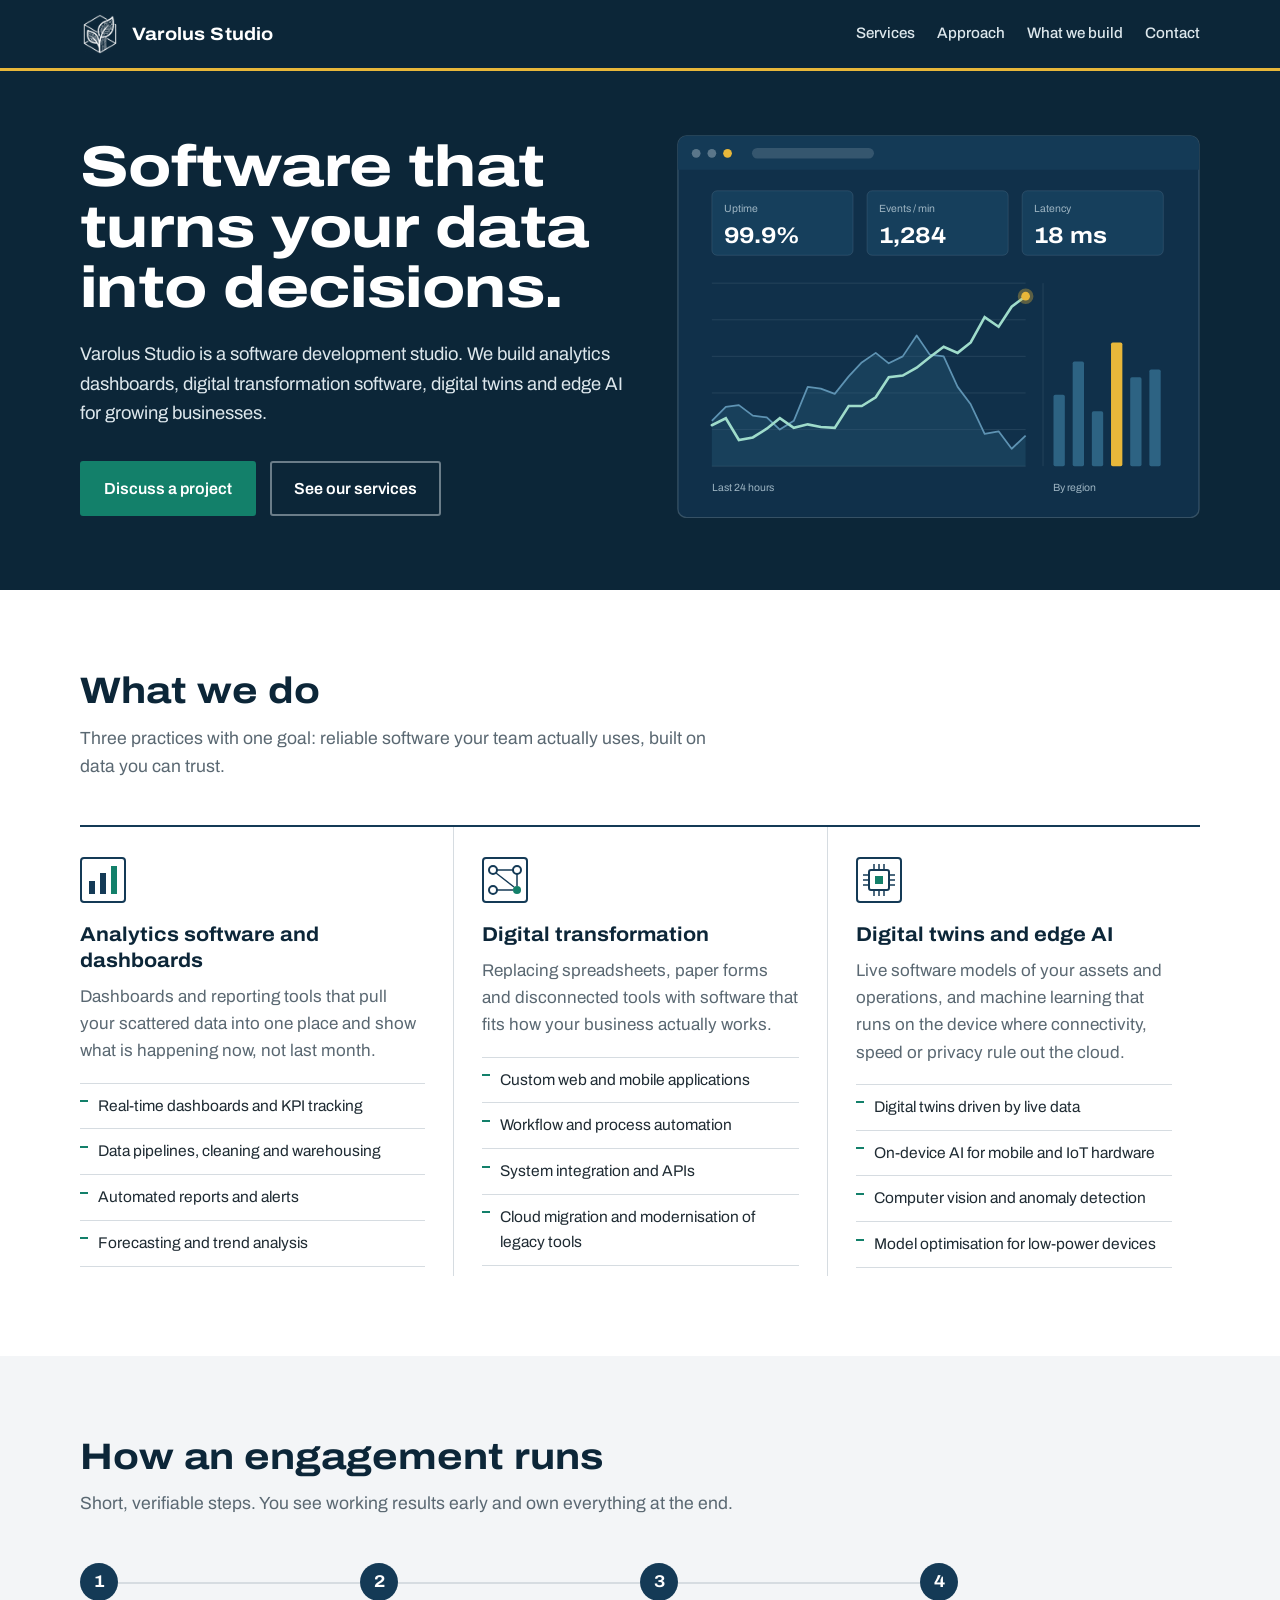
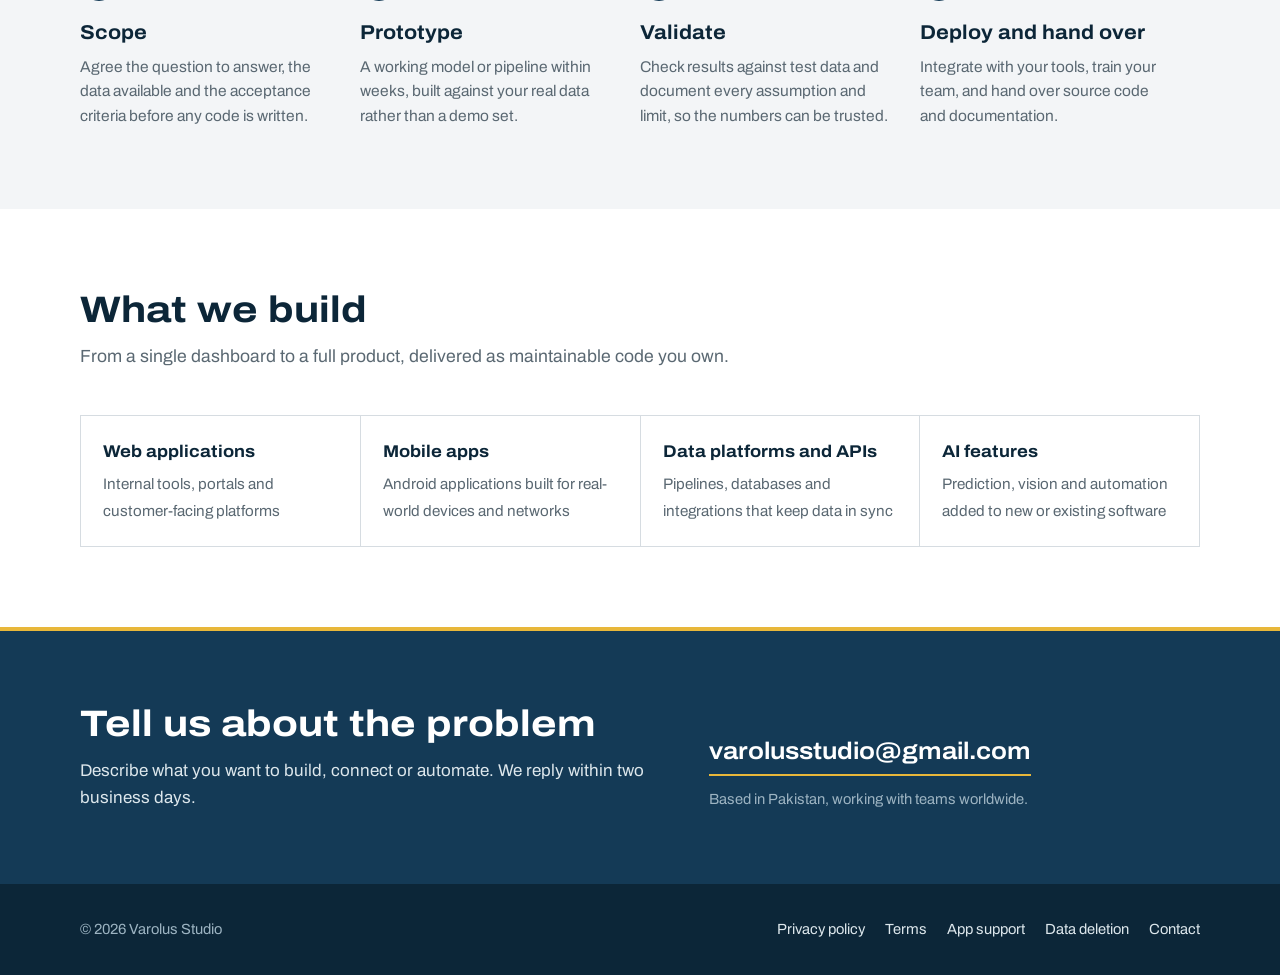
<file: index.html>
<!doctype html>
<html lang="en">
<head>
  <meta charset="utf-8">
  <meta name="viewport" content="width=device-width, initial-scale=1">
  <title>Varolus Studio · Analytics software, digital transformation and edge AI</title>
  <meta name="description" content="Varolus Studio is a software development studio building analytics dashboards, digital transformation software, digital twins and edge AI.">
  <meta name="theme-color" content="#0C2638">
  <link rel="icon" href="assets/favicon-32.png" type="image/png" sizes="32x32">
  <link rel="preload" href="assets/fonts/archivo-var.woff2" as="font" type="font/woff2" crossorigin>
  <link rel="stylesheet" href="styles.css">
</head>
<body>
<a class="skip" href="#main">Skip to content</a>
<header class="site-header">
  <div class="wrap">
    <a class="brand" href="./" aria-label="Varolus Studio home">
      <img src="assets/logo-mark-white.png" alt="" width="40" height="40"><span>Varolus Studio</span>
    </a>
    <nav class="site-nav" aria-label="Main">
      <a href="#services">Services</a>
      <a href="#approach">Approach</a>
      <a href="#build">What we build</a>
      <a href="#contact">Contact</a>
    </nav>
  </div>
</header>

<main id="main">
  <section class="hero">
    <div class="wrap">
      <div>
        <h1>Software that turns your data into decisions.</h1>
        <p class="intro">Varolus Studio is a software development studio. We build analytics dashboards, digital transformation software, digital twins and edge AI for growing businesses.</p>
        <div class="actions">
          <a class="btn btn-primary" href="mailto:varolusstudio@gmail.com?subject=Project%20enquiry">Discuss a project</a>
          <a class="btn btn-ghost" href="#services">See our services</a>
        </div>
      </div>
      <figure class="figure">
        <svg class="dash" viewBox="0 0 600 440" role="img" aria-label="Illustration of an analytics dashboard with live metrics, a trend chart and a bar chart">
<rect class="frame" x="1" y="1" width="598" height="438" rx="10"/>
<path class="topbar" d="M1 11 a10 10 0 0 1 10 -10 H589 a10 10 0 0 1 10 10 V40 H1 Z"/>
<circle class="dot" cx="22" cy="21" r="5"/><circle class="dot" cx="40" cy="21" r="5"/><circle class="dot red" cx="58" cy="21" r="5"/>
<rect class="pill" x="86" y="15" width="140" height="12" rx="6"/>
<rect class="tile" x="40" y="64" width="162" height="74" rx="6"/><text class="tl" x="54" y="88">Uptime</text><text class="tv" x="54" y="124">99.9%</text><rect class="tile" x="218" y="64" width="162" height="74" rx="6"/><text class="tl" x="232" y="88">Events / min</text><text class="tv" x="232" y="124">1,284</text><rect class="tile" x="396" y="64" width="162" height="74" rx="6"/><text class="tl" x="410" y="88">Latency</text><text class="tv" x="410" y="124">18 ms</text>
<g class="grid"><line x1="40" y1="170" x2="400" y2="170"/><line x1="40" y1="212" x2="400" y2="212"/><line x1="40" y1="254" x2="400" y2="254"/><line x1="40" y1="296" x2="400" y2="296"/><line x1="40" y1="338" x2="400" y2="338"/><line x1="40" y1="380" x2="400" y2="380"/></g>
<path class="area" d="M40 328 L56 312 L71 310 L87 322 L103 324 L118 338 L134 328 L150 289 L165 291 L181 297 L197 277 L212 261 L228 250 L243 262 L259 254 L275 230 L290 252 L306 254 L322 289 L337 309 L353 343 L369 340 L384 360 L400 345 L400 380 L40 380 Z"/>
<path class="series" d="M40 328 L56 312 L71 310 L87 322 L103 324 L118 338 L134 328 L150 289 L165 291 L181 297 L197 277 L212 261 L228 250 L243 262 L259 254 L275 230 L290 252 L306 254 L322 289 L337 309 L353 343 L369 340 L384 360 L400 345"/>
<path class="trace" pathLength="1" d="M40 333 L56 325 L71 350 L87 347 L103 337 L118 325 L134 336 L150 332 L165 335 L181 336 L197 311 L212 311 L228 301 L243 278 L259 276 L275 267 L290 255 L306 243 L322 250 L337 238 L353 209 L369 220 L384 197 L400 185"/>
<circle class="pulse" cx="400" cy="185" r="5"/>
<line class="axis" x1="420" y1="170" x2="420" y2="380"/>
<rect class="bar" x="432" y="298" width="13" height="82" rx="2"/><rect class="bar" x="454" y="260" width="13" height="120" rx="2"/><rect class="bar" x="476" y="317" width="13" height="63" rx="2"/><rect class="bar hot" x="498" y="238" width="13" height="142" rx="2"/><rect class="bar" x="520" y="278" width="13" height="102" rx="2"/><rect class="bar" x="542" y="269" width="13" height="111" rx="2"/>
<text class="tl" x="40" y="408">Last 24 hours</text>
<text class="tl" x="432" y="408">By region</text>
</svg>
      </figure>
    </div>
  </section>

  <section class="band white" id="services">
    <div class="wrap">
      <div class="section-head">
        <h2>What we do</h2>
        <p class="lede">Three practices with one goal: reliable software your team actually uses, built on data you can trust.</p>
      </div>
      <div class="services">
        <article class="service">
          <svg class="glyph" viewBox="0 0 46 46" aria-hidden="true"><rect x="1" y="1" width="44" height="44" rx="3" fill="none" stroke="#143A56" stroke-width="2"/><rect x="9" y="24" width="6" height="13" fill="#143A56"/><rect x="20" y="16" width="6" height="21" fill="#143A56"/><rect x="31" y="9" width="6" height="28" fill="#13806A"/></svg>
          <h3>Analytics software and dashboards</h3>
          <p>Dashboards and reporting tools that pull your scattered data into one place and show what is happening now, not last month.</p>
          <ul>
            <li>Real-time dashboards and KPI tracking</li>
            <li>Data pipelines, cleaning and warehousing</li>
            <li>Automated reports and alerts</li>
            <li>Forecasting and trend analysis</li>
          </ul>
        </article>
        <article class="service">
          <svg class="glyph" viewBox="0 0 46 46" aria-hidden="true"><rect x="1" y="1" width="44" height="44" rx="3" fill="none" stroke="#143A56" stroke-width="2"/><circle cx="11" cy="13" r="4" fill="none" stroke="#143A56" stroke-width="2"/><circle cx="35" cy="13" r="4" fill="none" stroke="#143A56" stroke-width="2"/><circle cx="11" cy="33" r="4" fill="none" stroke="#143A56" stroke-width="2"/><circle cx="35" cy="33" r="4" fill="#13806A"/><path d="M15 13 H31 M35 17 V29 M15 33 H31 M14 16 L32 30" stroke="#143A56" stroke-width="1.5"/></svg>
          <h3>Digital transformation</h3>
          <p>Replacing spreadsheets, paper forms and disconnected tools with software that fits how your business actually works.</p>
          <ul>
            <li>Custom web and mobile applications</li>
            <li>Workflow and process automation</li>
            <li>System integration and APIs</li>
            <li>Cloud migration and modernisation of legacy tools</li>
          </ul>
        </article>
        <article class="service">
          <svg class="glyph" viewBox="0 0 46 46" aria-hidden="true"><rect x="1" y="1" width="44" height="44" rx="3" fill="none" stroke="#143A56" stroke-width="2"/><rect x="13" y="13" width="20" height="20" rx="2" fill="none" stroke="#143A56" stroke-width="2"/><rect x="19" y="19" width="8" height="8" fill="#13806A"/><path d="M18 13 V7 M23 13 V7 M28 13 V7 M18 33 V39 M23 33 V39 M28 33 V39 M13 18 H7 M13 23 H7 M13 28 H7 M33 18 H39 M33 23 H39 M33 28 H39" stroke="#143A56" stroke-width="1.5"/></svg>
          <h3>Digital twins and edge AI</h3>
          <p>Live software models of your assets and operations, and machine learning that runs on the device where connectivity, speed or privacy rule out the cloud.</p>
          <ul>
            <li>Digital twins driven by live data</li>
            <li>On-device AI for mobile and IoT hardware</li>
            <li>Computer vision and anomaly detection</li>
            <li>Model optimisation for low-power devices</li>
          </ul>
        </article>
      </div>
    </div>
  </section>

  <section class="band" id="approach">
    <div class="wrap">
      <div class="section-head">
        <h2>How an engagement runs</h2>
        <p class="lede">Short, verifiable steps. You see working results early and own everything at the end.</p>
      </div>
      <ol class="process">
        <li><h3>Scope</h3><p>Agree the question to answer, the data available and the acceptance criteria before any code is written.</p></li>
        <li><h3>Prototype</h3><p>A working model or pipeline within weeks, built against your real data rather than a demo set.</p></li>
        <li><h3>Validate</h3><p>Check results against test data and document every assumption and limit, so the numbers can be trusted.</p></li>
        <li><h3>Deploy and hand over</h3><p>Integrate with your tools, train your team, and hand over source code and documentation.</p></li>
      </ol>
    </div>
  </section>

  <section class="band white" id="build">
    <div class="wrap">
      <div class="section-head">
        <h2>What we build</h2>
        <p class="lede">From a single dashboard to a full product, delivered as maintainable code you own.</p>
      </div>
      <div class="sectors">
        <div class="sector"><strong>Web applications</strong><span>Internal tools, portals and customer-facing platforms</span></div>
        <div class="sector"><strong>Mobile apps</strong><span>Android applications built for real-world devices and networks</span></div>
        <div class="sector"><strong>Data platforms and APIs</strong><span>Pipelines, databases and integrations that keep data in sync</span></div>
        <div class="sector"><strong>AI features</strong><span>Prediction, vision and automation added to new or existing software</span></div>
      </div>
    </div>
  </section>

  <section class="contact" id="contact">
    <div class="wrap">
      <div>
        <h2>Tell us about the problem</h2>
        <p>Describe what you want to build, connect or automate. We reply within two business days.</p>
      </div>
      <div>
        <a class="mail" href="mailto:varolusstudio@gmail.com?subject=Project%20enquiry">varolusstudio@gmail.com</a>
        <p class="small">Based in Pakistan, working with teams worldwide.</p>
      </div>
    </div>
  </section>
</main>

<footer class="site-footer">
  <div class="wrap">
    <span>© 2026 Varolus Studio</span>
    <nav aria-label="Legal">
      <a href="privacy.html">Privacy policy</a>
      <a href="terms.html">Terms</a>
      <a href="support.html">App support</a>
      <a href="data-deletion.html">Data deletion</a>
      <a href="contact.html">Contact</a>
    </nav>
  </div>
</footer>
</body>
</html>
</file>
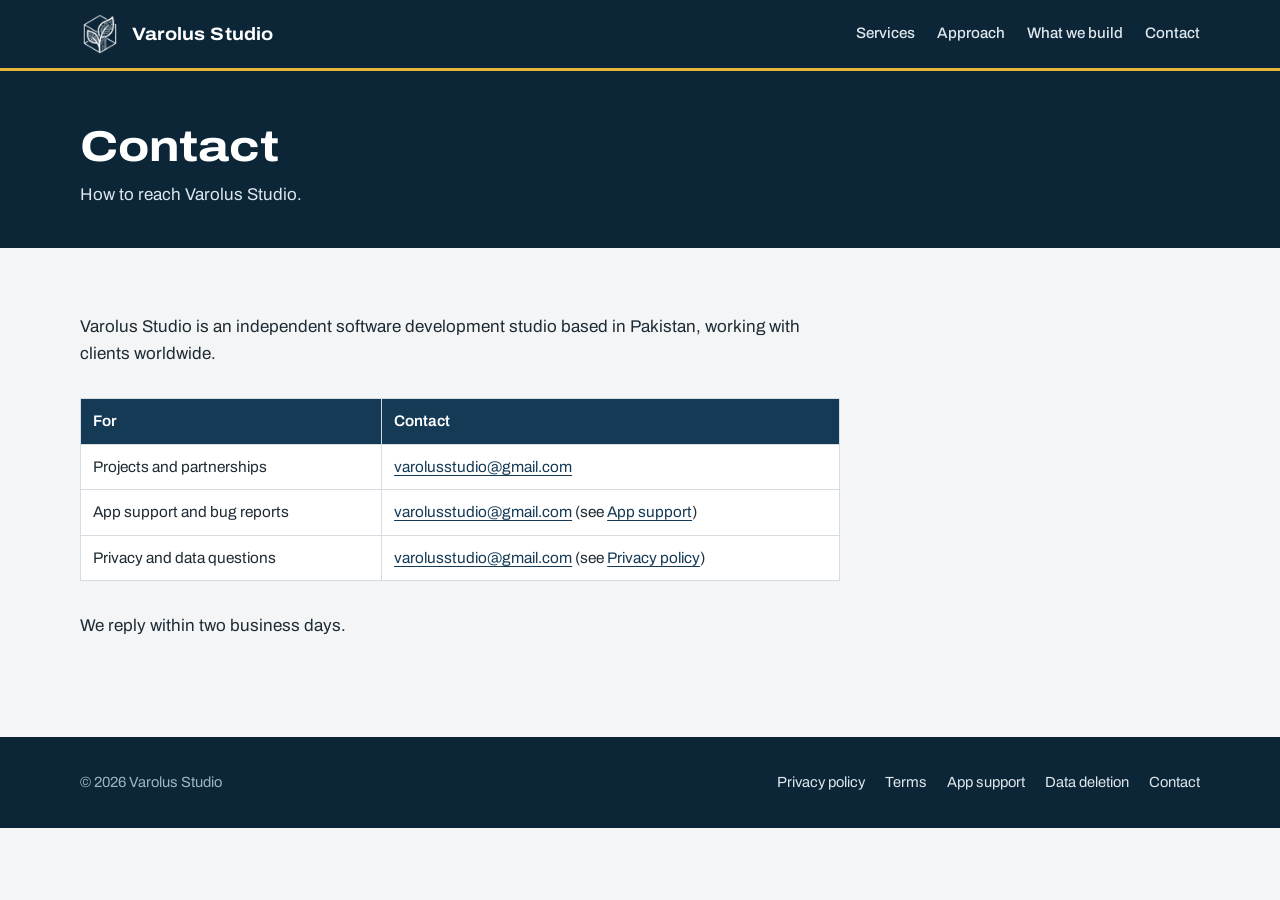
<file: contact.html>
<!doctype html>
<html lang="en">
<head>
  <meta charset="utf-8">
  <meta name="viewport" content="width=device-width, initial-scale=1">
  <title>Contact · Varolus Studio</title>
  <meta name="description" content="Contact Varolus Studio for projects, app support and privacy questions.">
  <meta name="theme-color" content="#0C2638">
  <link rel="icon" href="assets/favicon-32.png" type="image/png" sizes="32x32">
  <link rel="stylesheet" href="styles.css">
</head>
<body>
<a class="skip" href="#main">Skip to content</a>
<header class="site-header">
  <div class="wrap">
    <a class="brand" href="index.html" aria-label="Varolus Studio home">
      <img src="assets/logo-mark-white.png" alt="" width="40" height="40"><span>Varolus Studio</span>
    </a>
    <nav class="site-nav" aria-label="Main">
      <a href="index.html#services">Services</a>
      <a href="index.html#approach">Approach</a>
      <a href="index.html#build">What we build</a>
      <a href="contact.html">Contact</a>
    </nav>
  </div>
</header>
<main id="main">
<section class="page-head"><div class="wrap"><h1>Contact</h1><p>How to reach Varolus Studio.</p></div></section>
<section class="doc"><div class="wrap"><div>

<p>Varolus Studio is an independent software development studio based in Pakistan, working with clients worldwide.</p>
<div class="table-scroll">
<table>
  <tr><th>For</th><th>Contact</th></tr>
  <tr><td>Projects and partnerships</td><td><a href="mailto:varolusstudio@gmail.com?subject=Project%20enquiry">varolusstudio@gmail.com</a></td></tr>
  <tr><td>App support and bug reports</td><td><a href="mailto:varolusstudio@gmail.com?subject=App%20support">varolusstudio@gmail.com</a> (see <a href="support.html">App support</a>)</td></tr>
  <tr><td>Privacy and data questions</td><td><a href="mailto:varolusstudio@gmail.com?subject=Privacy">varolusstudio@gmail.com</a> (see <a href="privacy.html">Privacy policy</a>)</td></tr>
</table>
</div>
<p>We reply within two business days.</p>

</div></div></section>
</main>
<footer class="site-footer">
  <div class="wrap">
    <span>© 2026 Varolus Studio</span>
    <nav aria-label="Legal">
      <a href="privacy.html">Privacy policy</a>
      <a href="terms.html">Terms</a>
      <a href="support.html">App support</a>
      <a href="data-deletion.html">Data deletion</a>
      <a href="contact.html" aria-current="page">Contact</a>
    </nav>
  </div>
</footer>
</body>
</html>
</file>
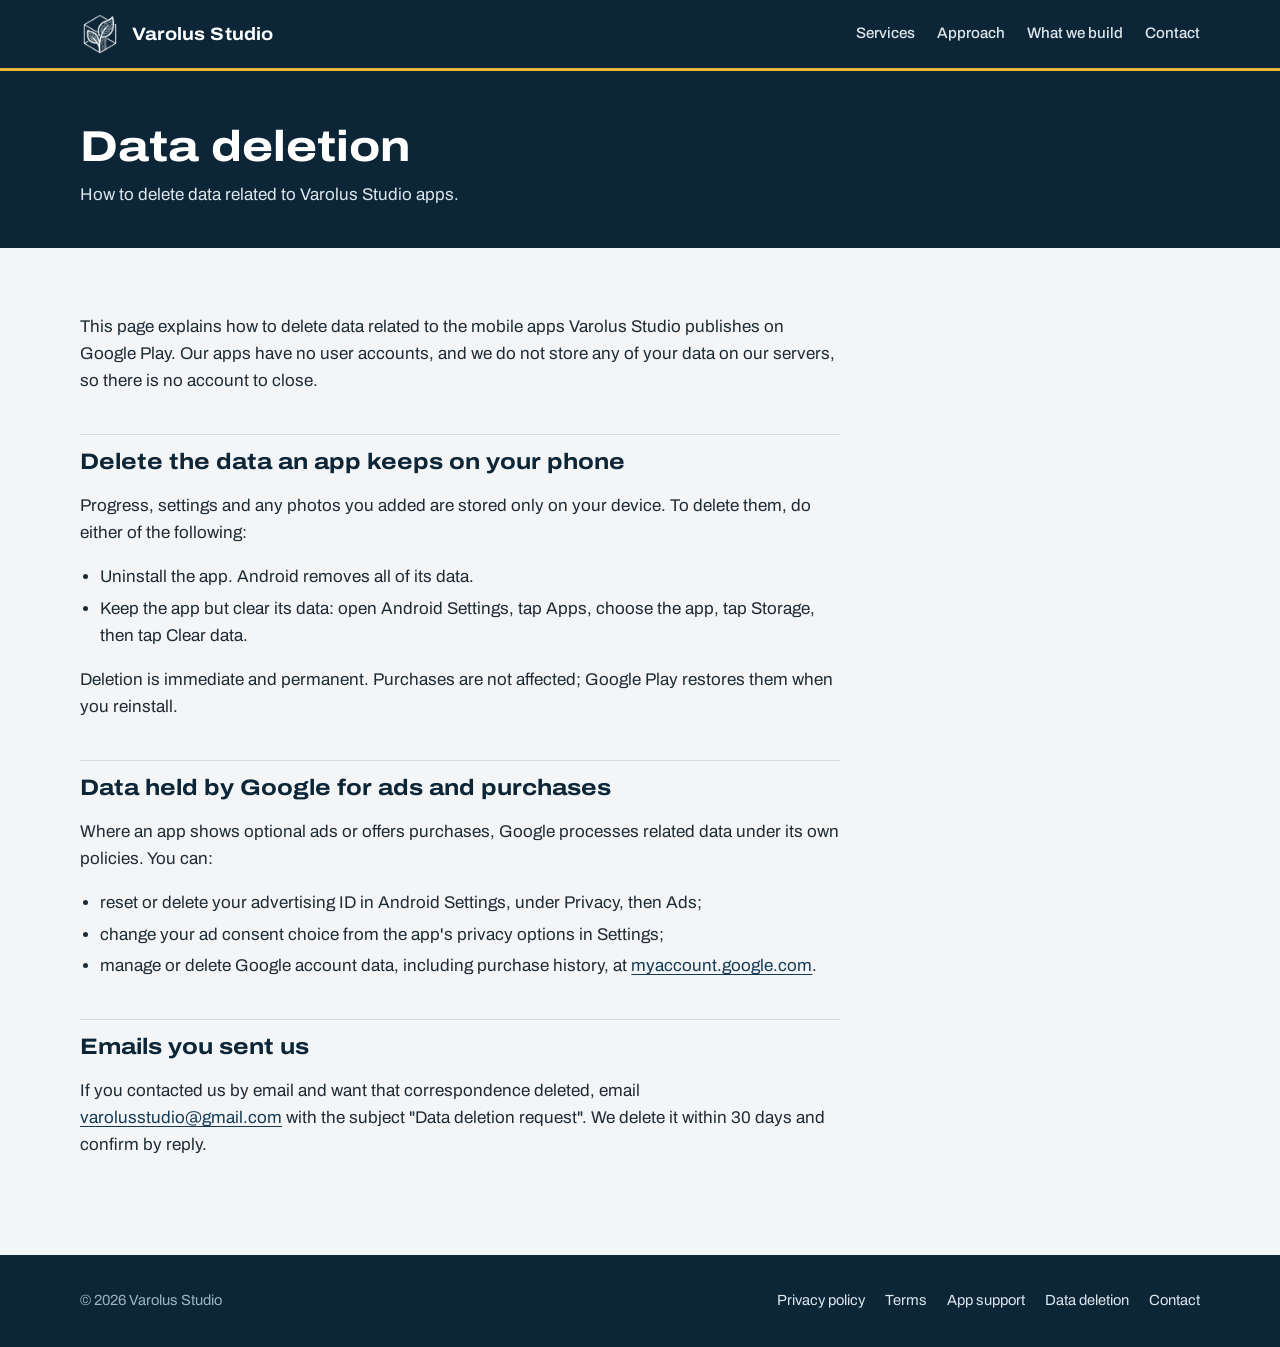
<file: data-deletion.html>
<!doctype html>
<html lang="en">
<head>
  <meta charset="utf-8">
  <meta name="viewport" content="width=device-width, initial-scale=1">
  <title>Data deletion · Varolus Studio</title>
  <meta name="description" content="How to delete data related to mobile apps published by Varolus Studio.">
  <meta name="theme-color" content="#0C2638">
  <link rel="icon" href="assets/favicon-32.png" type="image/png" sizes="32x32">
  <link rel="stylesheet" href="styles.css">
</head>
<body>
<a class="skip" href="#main">Skip to content</a>
<header class="site-header">
  <div class="wrap">
    <a class="brand" href="index.html" aria-label="Varolus Studio home">
      <img src="assets/logo-mark-white.png" alt="" width="40" height="40"><span>Varolus Studio</span>
    </a>
    <nav class="site-nav" aria-label="Main">
      <a href="index.html#services">Services</a>
      <a href="index.html#approach">Approach</a>
      <a href="index.html#build">What we build</a>
      <a href="contact.html">Contact</a>
    </nav>
  </div>
</header>
<main id="main">
<section class="page-head"><div class="wrap"><h1>Data deletion</h1><p>How to delete data related to Varolus Studio apps.</p></div></section>
<section class="doc"><div class="wrap"><div>

<p>This page explains how to delete data related to the mobile apps Varolus Studio publishes on Google Play. Our apps have no user accounts, and we do not store any of your data on our servers, so there is no account to close.</p>

<h2>Delete the data an app keeps on your phone</h2>
<p>Progress, settings and any photos you added are stored only on your device. To delete them, do either of the following:</p>
<ul>
  <li>Uninstall the app. Android removes all of its data.</li>
  <li>Keep the app but clear its data: open Android Settings, tap Apps, choose the app, tap Storage, then tap Clear data.</li>
</ul>
<p>Deletion is immediate and permanent. Purchases are not affected; Google Play restores them when you reinstall.</p>

<h2>Data held by Google for ads and purchases</h2>
<p>Where an app shows optional ads or offers purchases, Google processes related data under its own policies. You can:</p>
<ul>
  <li>reset or delete your advertising ID in Android Settings, under Privacy, then Ads;</li>
  <li>change your ad consent choice from the app's privacy options in Settings;</li>
  <li>manage or delete Google account data, including purchase history, at <a href="https://myaccount.google.com/" rel="noopener">myaccount.google.com</a>.</li>
</ul>

<h2>Emails you sent us</h2>
<p>If you contacted us by email and want that correspondence deleted, email <a href="mailto:varolusstudio@gmail.com?subject=Data%20deletion%20request">varolusstudio@gmail.com</a> with the subject "Data deletion request". We delete it within 30 days and confirm by reply.</p>

</div></div></section>
</main>
<footer class="site-footer">
  <div class="wrap">
    <span>© 2026 Varolus Studio</span>
    <nav aria-label="Legal">
      <a href="privacy.html">Privacy policy</a>
      <a href="terms.html">Terms</a>
      <a href="support.html">App support</a>
      <a href="data-deletion.html" aria-current="page">Data deletion</a>
      <a href="contact.html">Contact</a>
    </nav>
  </div>
</footer>
</body>
</html>
</file>
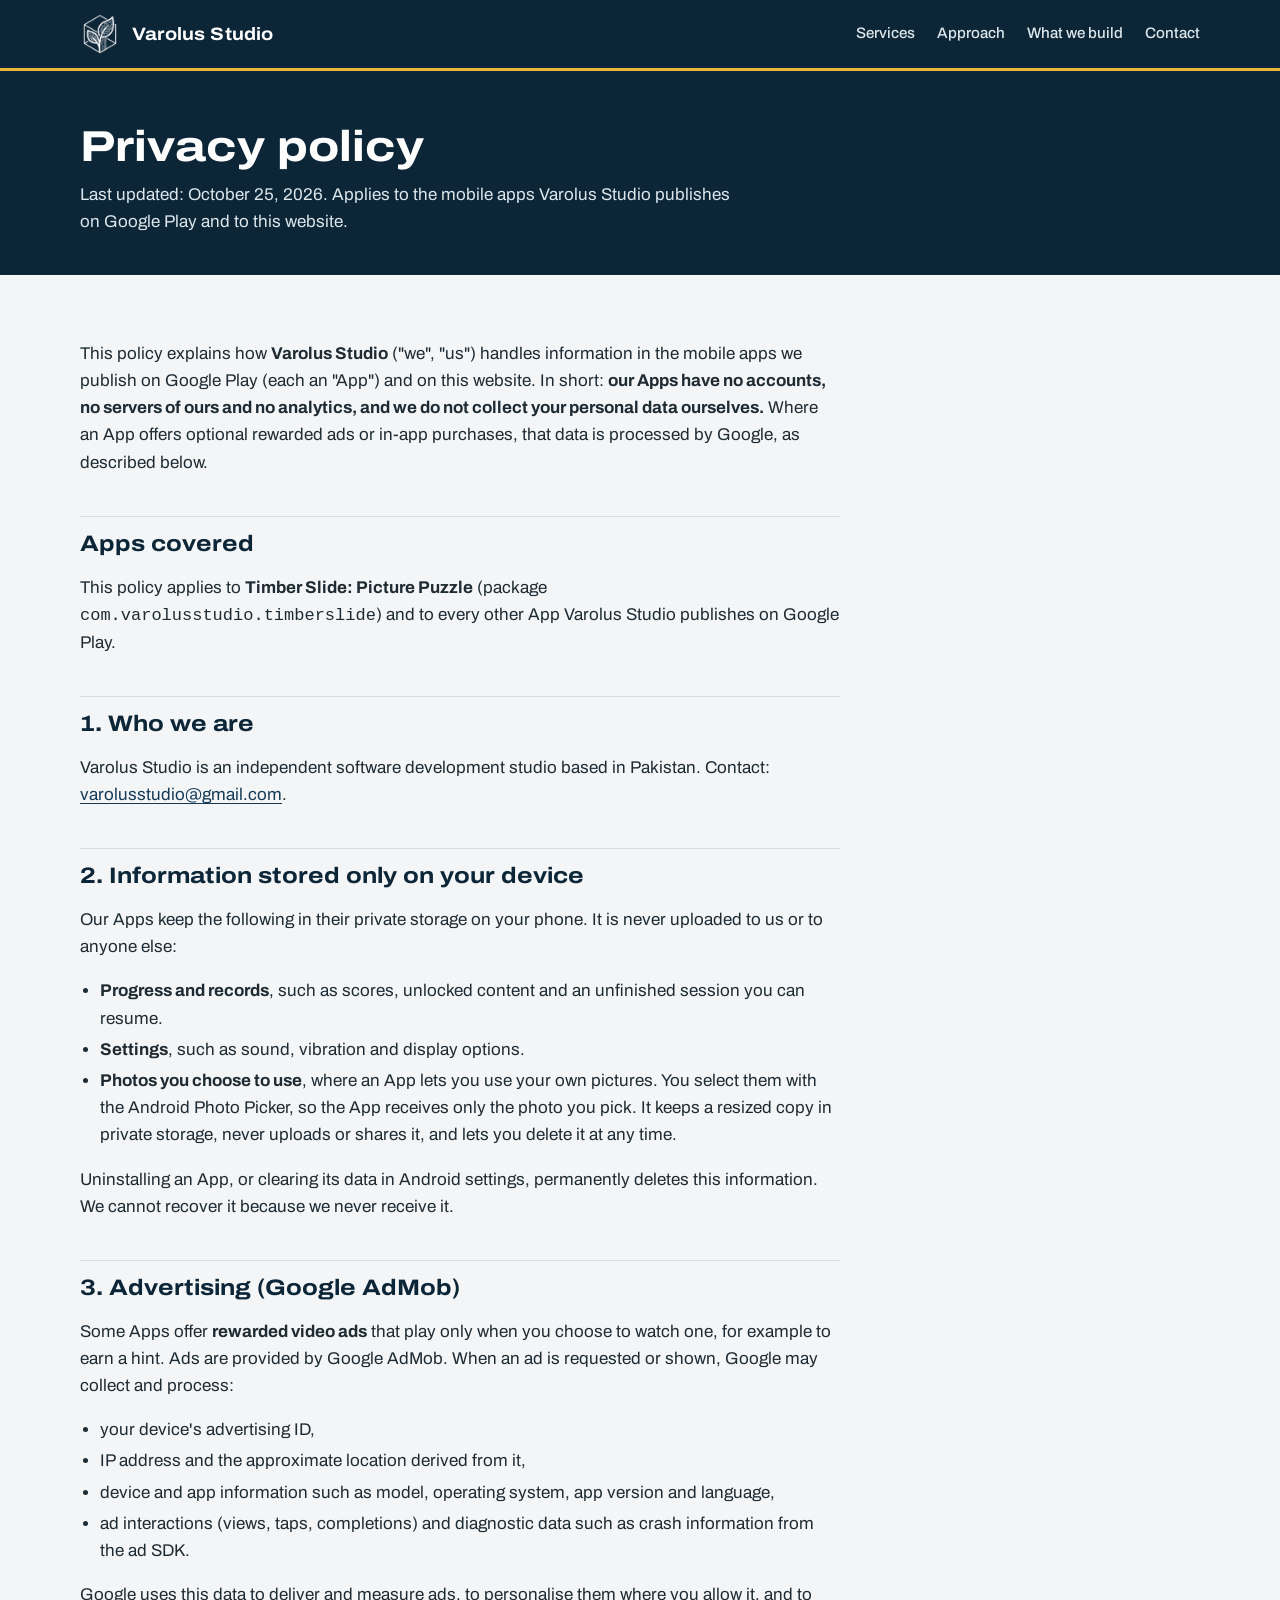
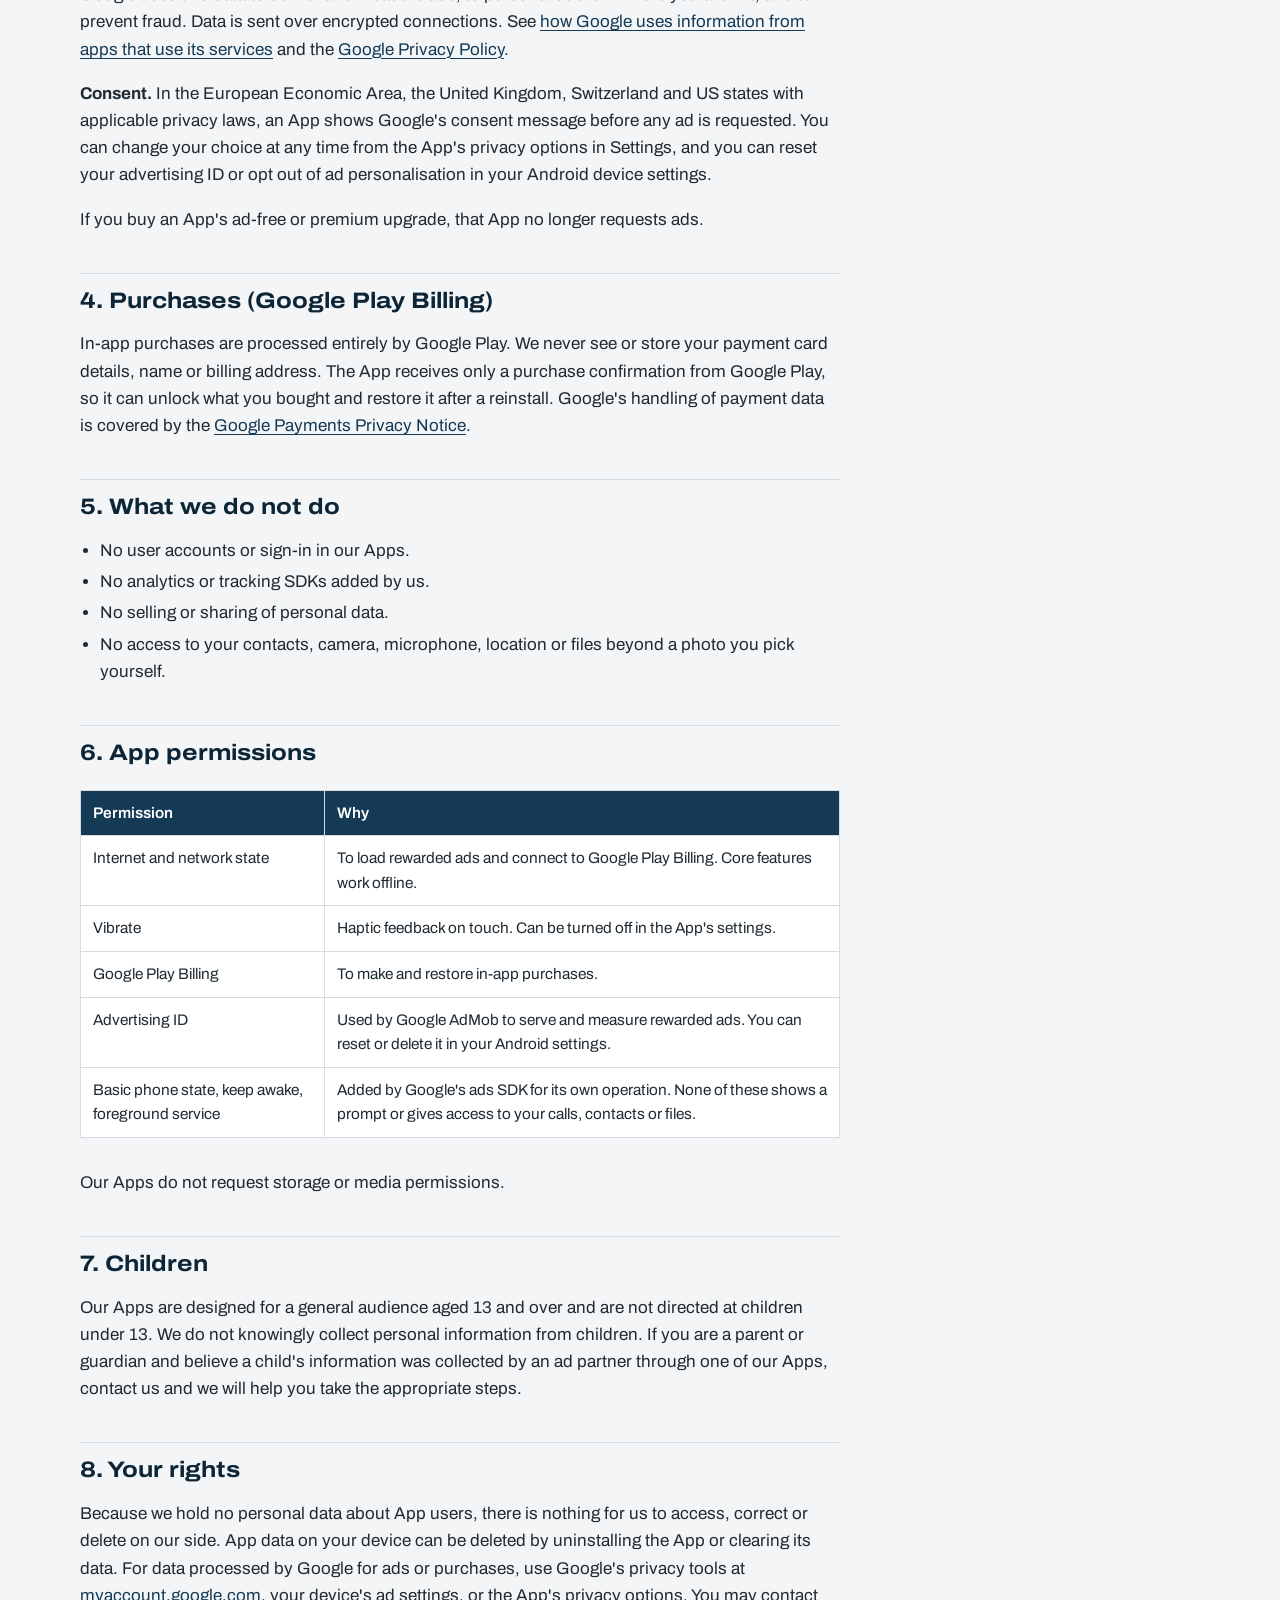
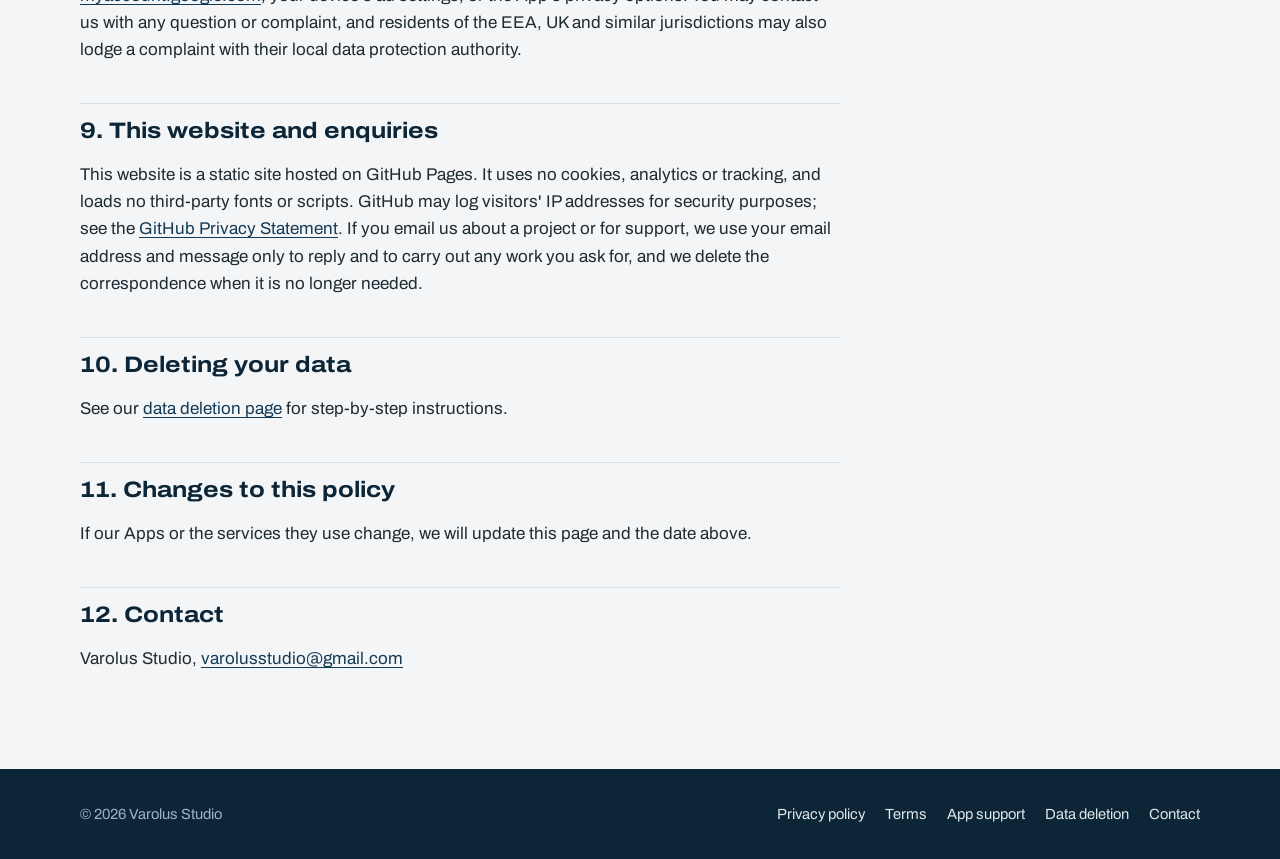
<file: privacy.html>
<!doctype html>
<html lang="en">
<head>
  <meta charset="utf-8">
  <meta name="viewport" content="width=device-width, initial-scale=1">
  <title>Privacy policy · Varolus Studio</title>
  <meta name="description" content="Privacy policy for mobile apps published by Varolus Studio and for this website.">
  <meta name="theme-color" content="#0C2638">
  <link rel="icon" href="assets/favicon-32.png" type="image/png" sizes="32x32">
  <link rel="stylesheet" href="styles.css">
</head>
<body>
<a class="skip" href="#main">Skip to content</a>
<header class="site-header">
  <div class="wrap">
    <a class="brand" href="index.html" aria-label="Varolus Studio home">
      <img src="assets/logo-mark-white.png" alt="" width="40" height="40"><span>Varolus Studio</span>
    </a>
    <nav class="site-nav" aria-label="Main">
      <a href="index.html#services">Services</a>
      <a href="index.html#approach">Approach</a>
      <a href="index.html#build">What we build</a>
      <a href="contact.html">Contact</a>
    </nav>
  </div>
</header>
<main id="main">
<section class="page-head"><div class="wrap"><h1>Privacy policy</h1><p>Last updated: October 25, 2026. Applies to the mobile apps Varolus Studio publishes on Google Play and to this website.</p></div></section>
<section class="doc"><div class="wrap"><div>

<p>This policy explains how <strong>Varolus Studio</strong> ("we", "us") handles information in the mobile apps we publish on Google Play (each an "App") and on this website. In short: <strong>our Apps have no accounts, no servers of ours and no analytics, and we do not collect your personal data ourselves.</strong> Where an App offers optional rewarded ads or in-app purchases, that data is processed by Google, as described below.</p>

<h2>Apps covered</h2>
<p>This policy applies to <strong>Timber Slide: Picture Puzzle</strong> (package <code>com.varolusstudio.timberslide</code>) and to every other App Varolus Studio publishes on Google Play.</p>

<h2>1. Who we are</h2>
<p>Varolus Studio is an independent software development studio based in Pakistan. Contact: <a href="mailto:varolusstudio@gmail.com">varolusstudio@gmail.com</a>.</p>

<h2>2. Information stored only on your device</h2>
<p>Our Apps keep the following in their private storage on your phone. It is never uploaded to us or to anyone else:</p>
<ul>
  <li><strong>Progress and records</strong>, such as scores, unlocked content and an unfinished session you can resume.</li>
  <li><strong>Settings</strong>, such as sound, vibration and display options.</li>
  <li><strong>Photos you choose to use</strong>, where an App lets you use your own pictures. You select them with the Android Photo Picker, so the App receives only the photo you pick. It keeps a resized copy in private storage, never uploads or shares it, and lets you delete it at any time.</li>
</ul>
<p>Uninstalling an App, or clearing its data in Android settings, permanently deletes this information. We cannot recover it because we never receive it.</p>

<h2>3. Advertising (Google AdMob)</h2>
<p>Some Apps offer <strong>rewarded video ads</strong> that play only when you choose to watch one, for example to earn a hint. Ads are provided by Google AdMob. When an ad is requested or shown, Google may collect and process:</p>
<ul>
  <li>your device's advertising ID,</li>
  <li>IP address and the approximate location derived from it,</li>
  <li>device and app information such as model, operating system, app version and language,</li>
  <li>ad interactions (views, taps, completions) and diagnostic data such as crash information from the ad SDK.</li>
</ul>
<p>Google uses this data to deliver and measure ads, to personalise them where you allow it, and to prevent fraud. Data is sent over encrypted connections. See <a href="https://policies.google.com/technologies/partner-sites" rel="noopener">how Google uses information from apps that use its services</a> and the <a href="https://policies.google.com/privacy" rel="noopener">Google Privacy Policy</a>.</p>
<p><strong>Consent.</strong> In the European Economic Area, the United Kingdom, Switzerland and US states with applicable privacy laws, an App shows Google's consent message before any ad is requested. You can change your choice at any time from the App's privacy options in Settings, and you can reset your advertising ID or opt out of ad personalisation in your Android device settings.</p>
<p>If you buy an App's ad-free or premium upgrade, that App no longer requests ads.</p>

<h2>4. Purchases (Google Play Billing)</h2>
<p>In-app purchases are processed entirely by Google Play. We never see or store your payment card details, name or billing address. The App receives only a purchase confirmation from Google Play, so it can unlock what you bought and restore it after a reinstall. Google's handling of payment data is covered by the <a href="https://payments.google.com/payments/apis-secure/u/0/get_legal_document?ldo=0&amp;ldt=privacynotice" rel="noopener">Google Payments Privacy Notice</a>.</p>

<h2>5. What we do not do</h2>
<ul>
  <li>No user accounts or sign-in in our Apps.</li>
  <li>No analytics or tracking SDKs added by us.</li>
  <li>No selling or sharing of personal data.</li>
  <li>No access to your contacts, camera, microphone, location or files beyond a photo you pick yourself.</li>
</ul>

<h2>6. App permissions</h2>
<div class="table-scroll">
<table>
  <tr><th>Permission</th><th>Why</th></tr>
  <tr><td>Internet and network state</td><td>To load rewarded ads and connect to Google Play Billing. Core features work offline.</td></tr>
  <tr><td>Vibrate</td><td>Haptic feedback on touch. Can be turned off in the App's settings.</td></tr>
  <tr><td>Google Play Billing</td><td>To make and restore in-app purchases.</td></tr>
  <tr><td>Advertising ID</td><td>Used by Google AdMob to serve and measure rewarded ads. You can reset or delete it in your Android settings.</td></tr>
  <tr><td>Basic phone state, keep awake, foreground service</td><td>Added by Google's ads SDK for its own operation. None of these shows a prompt or gives access to your calls, contacts or files.</td></tr>
</table>
</div>
<p>Our Apps do not request storage or media permissions.</p>

<h2>7. Children</h2>
<p>Our Apps are designed for a general audience aged 13 and over and are not directed at children under 13. We do not knowingly collect personal information from children. If you are a parent or guardian and believe a child's information was collected by an ad partner through one of our Apps, contact us and we will help you take the appropriate steps.</p>

<h2>8. Your rights</h2>
<p>Because we hold no personal data about App users, there is nothing for us to access, correct or delete on our side. App data on your device can be deleted by uninstalling the App or clearing its data. For data processed by Google for ads or purchases, use Google's privacy tools at <a href="https://myaccount.google.com/" rel="noopener">myaccount.google.com</a>, your device's ad settings, or the App's privacy options. You may contact us with any question or complaint, and residents of the EEA, UK and similar jurisdictions may also lodge a complaint with their local data protection authority.</p>

<h2>9. This website and enquiries</h2>
<p>This website is a static site hosted on GitHub Pages. It uses no cookies, analytics or tracking, and loads no third-party fonts or scripts. GitHub may log visitors' IP addresses for security purposes; see the <a href="https://docs.github.com/en/site-policy/privacy-policies/github-general-privacy-statement" rel="noopener">GitHub Privacy Statement</a>. If you email us about a project or for support, we use your email address and message only to reply and to carry out any work you ask for, and we delete the correspondence when it is no longer needed.</p>

<h2>10. Deleting your data</h2>
<p>See our <a href="data-deletion.html">data deletion page</a> for step-by-step instructions.</p>

<h2>11. Changes to this policy</h2>
<p>If our Apps or the services they use change, we will update this page and the date above.</p>

<h2>12. Contact</h2>
<p>Varolus Studio, <a href="mailto:varolusstudio@gmail.com">varolusstudio@gmail.com</a></p>

</div></div></section>
</main>
<footer class="site-footer">
  <div class="wrap">
    <span>© 2026 Varolus Studio</span>
    <nav aria-label="Legal">
      <a href="privacy.html" aria-current="page">Privacy policy</a>
      <a href="terms.html">Terms</a>
      <a href="support.html">App support</a>
      <a href="data-deletion.html">Data deletion</a>
      <a href="contact.html">Contact</a>
    </nav>
  </div>
</footer>
</body>
</html>
</file>
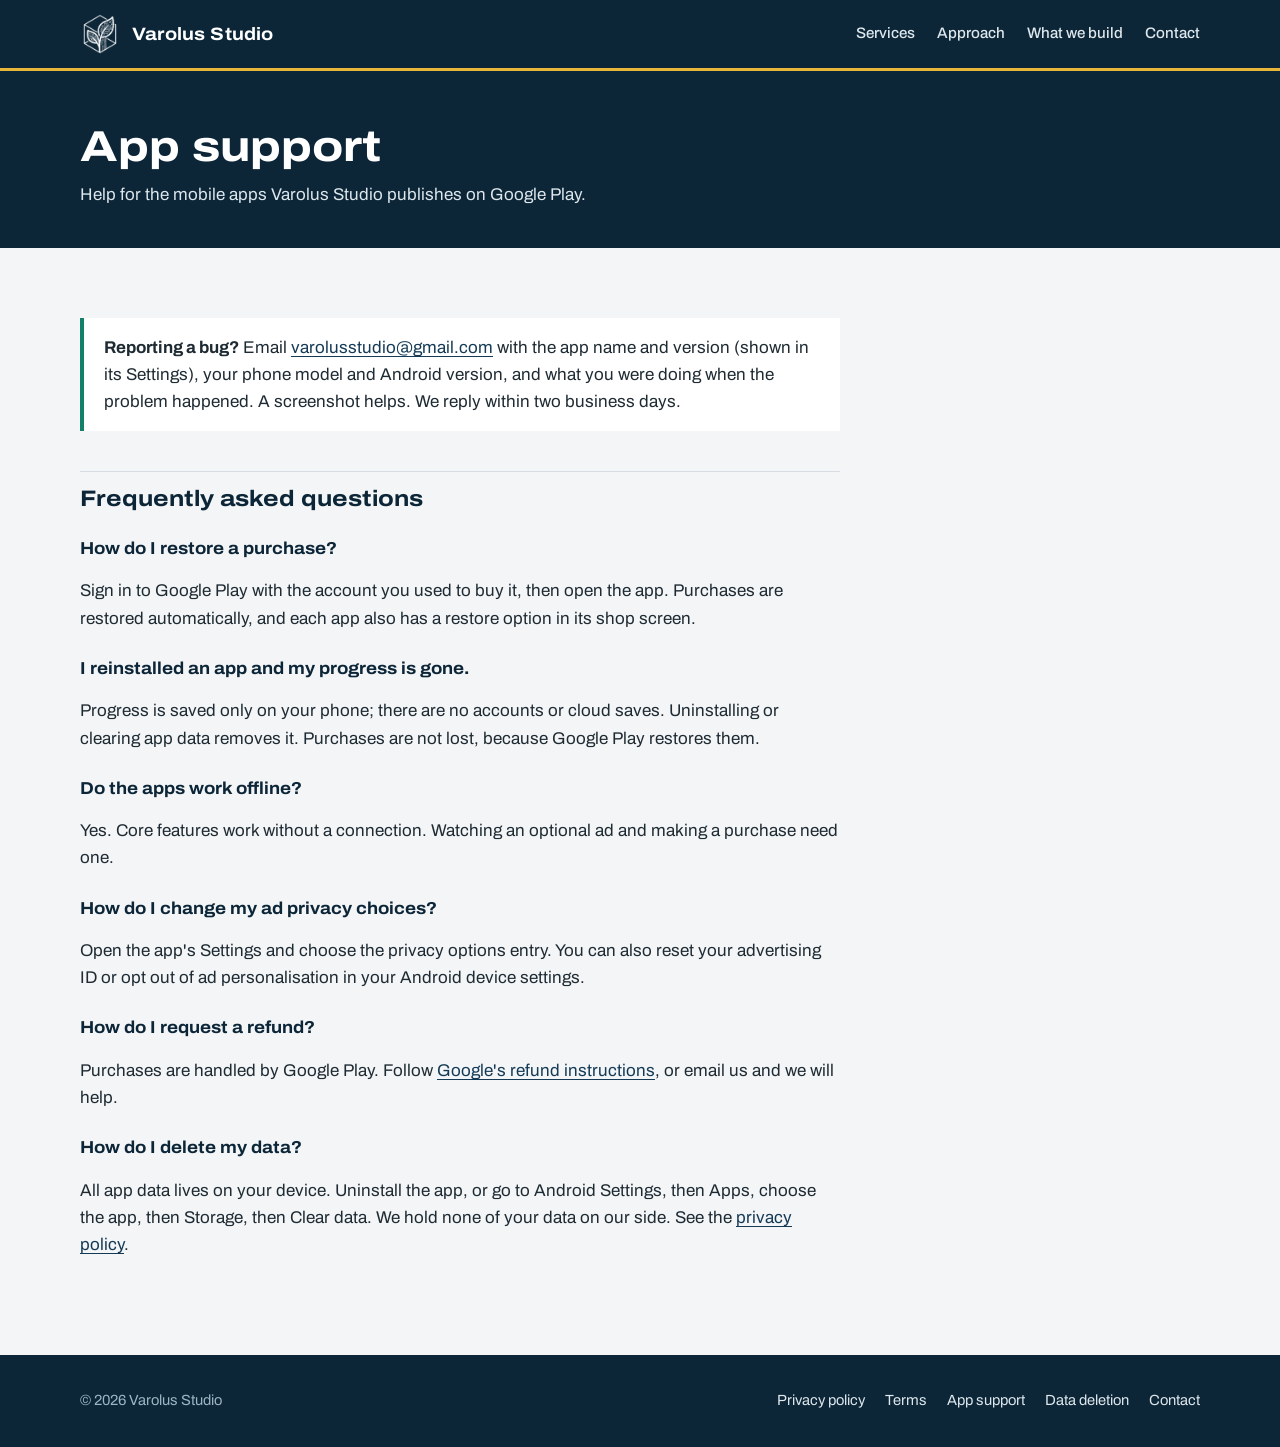
<file: support.html>
<!doctype html>
<html lang="en">
<head>
  <meta charset="utf-8">
  <meta name="viewport" content="width=device-width, initial-scale=1">
  <title>App support · Varolus Studio</title>
  <meta name="description" content="Help and contact for mobile apps published by Varolus Studio.">
  <meta name="theme-color" content="#0C2638">
  <link rel="icon" href="assets/favicon-32.png" type="image/png" sizes="32x32">
  <link rel="stylesheet" href="styles.css">
</head>
<body>
<a class="skip" href="#main">Skip to content</a>
<header class="site-header">
  <div class="wrap">
    <a class="brand" href="index.html" aria-label="Varolus Studio home">
      <img src="assets/logo-mark-white.png" alt="" width="40" height="40"><span>Varolus Studio</span>
    </a>
    <nav class="site-nav" aria-label="Main">
      <a href="index.html#services">Services</a>
      <a href="index.html#approach">Approach</a>
      <a href="index.html#build">What we build</a>
      <a href="contact.html">Contact</a>
    </nav>
  </div>
</header>
<main id="main">
<section class="page-head"><div class="wrap"><h1>App support</h1><p>Help for the mobile apps Varolus Studio publishes on Google Play.</p></div></section>
<section class="doc"><div class="wrap"><div>

<div class="note"><strong>Reporting a bug?</strong> Email <a href="mailto:varolusstudio@gmail.com?subject=App%20support">varolusstudio@gmail.com</a> with the app name and version (shown in its Settings), your phone model and Android version, and what you were doing when the problem happened. A screenshot helps. We reply within two business days.</div>

<h2>Frequently asked questions</h2>

<h3>How do I restore a purchase?</h3>
<p>Sign in to Google Play with the account you used to buy it, then open the app. Purchases are restored automatically, and each app also has a restore option in its shop screen.</p>

<h3>I reinstalled an app and my progress is gone.</h3>
<p>Progress is saved only on your phone; there are no accounts or cloud saves. Uninstalling or clearing app data removes it. Purchases are not lost, because Google Play restores them.</p>

<h3>Do the apps work offline?</h3>
<p>Yes. Core features work without a connection. Watching an optional ad and making a purchase need one.</p>

<h3>How do I change my ad privacy choices?</h3>
<p>Open the app's Settings and choose the privacy options entry. You can also reset your advertising ID or opt out of ad personalisation in your Android device settings.</p>

<h3>How do I request a refund?</h3>
<p>Purchases are handled by Google Play. Follow <a href="https://support.google.com/googleplay/answer/2479637" rel="noopener">Google's refund instructions</a>, or email us and we will help.</p>

<h3>How do I delete my data?</h3>
<p>All app data lives on your device. Uninstall the app, or go to Android Settings, then Apps, choose the app, then Storage, then Clear data. We hold none of your data on our side. See the <a href="privacy.html">privacy policy</a>.</p>

</div></div></section>
</main>
<footer class="site-footer">
  <div class="wrap">
    <span>© 2026 Varolus Studio</span>
    <nav aria-label="Legal">
      <a href="privacy.html">Privacy policy</a>
      <a href="terms.html">Terms</a>
      <a href="support.html" aria-current="page">App support</a>
      <a href="data-deletion.html">Data deletion</a>
      <a href="contact.html">Contact</a>
    </nav>
  </div>
</footer>
</body>
</html>
</file>
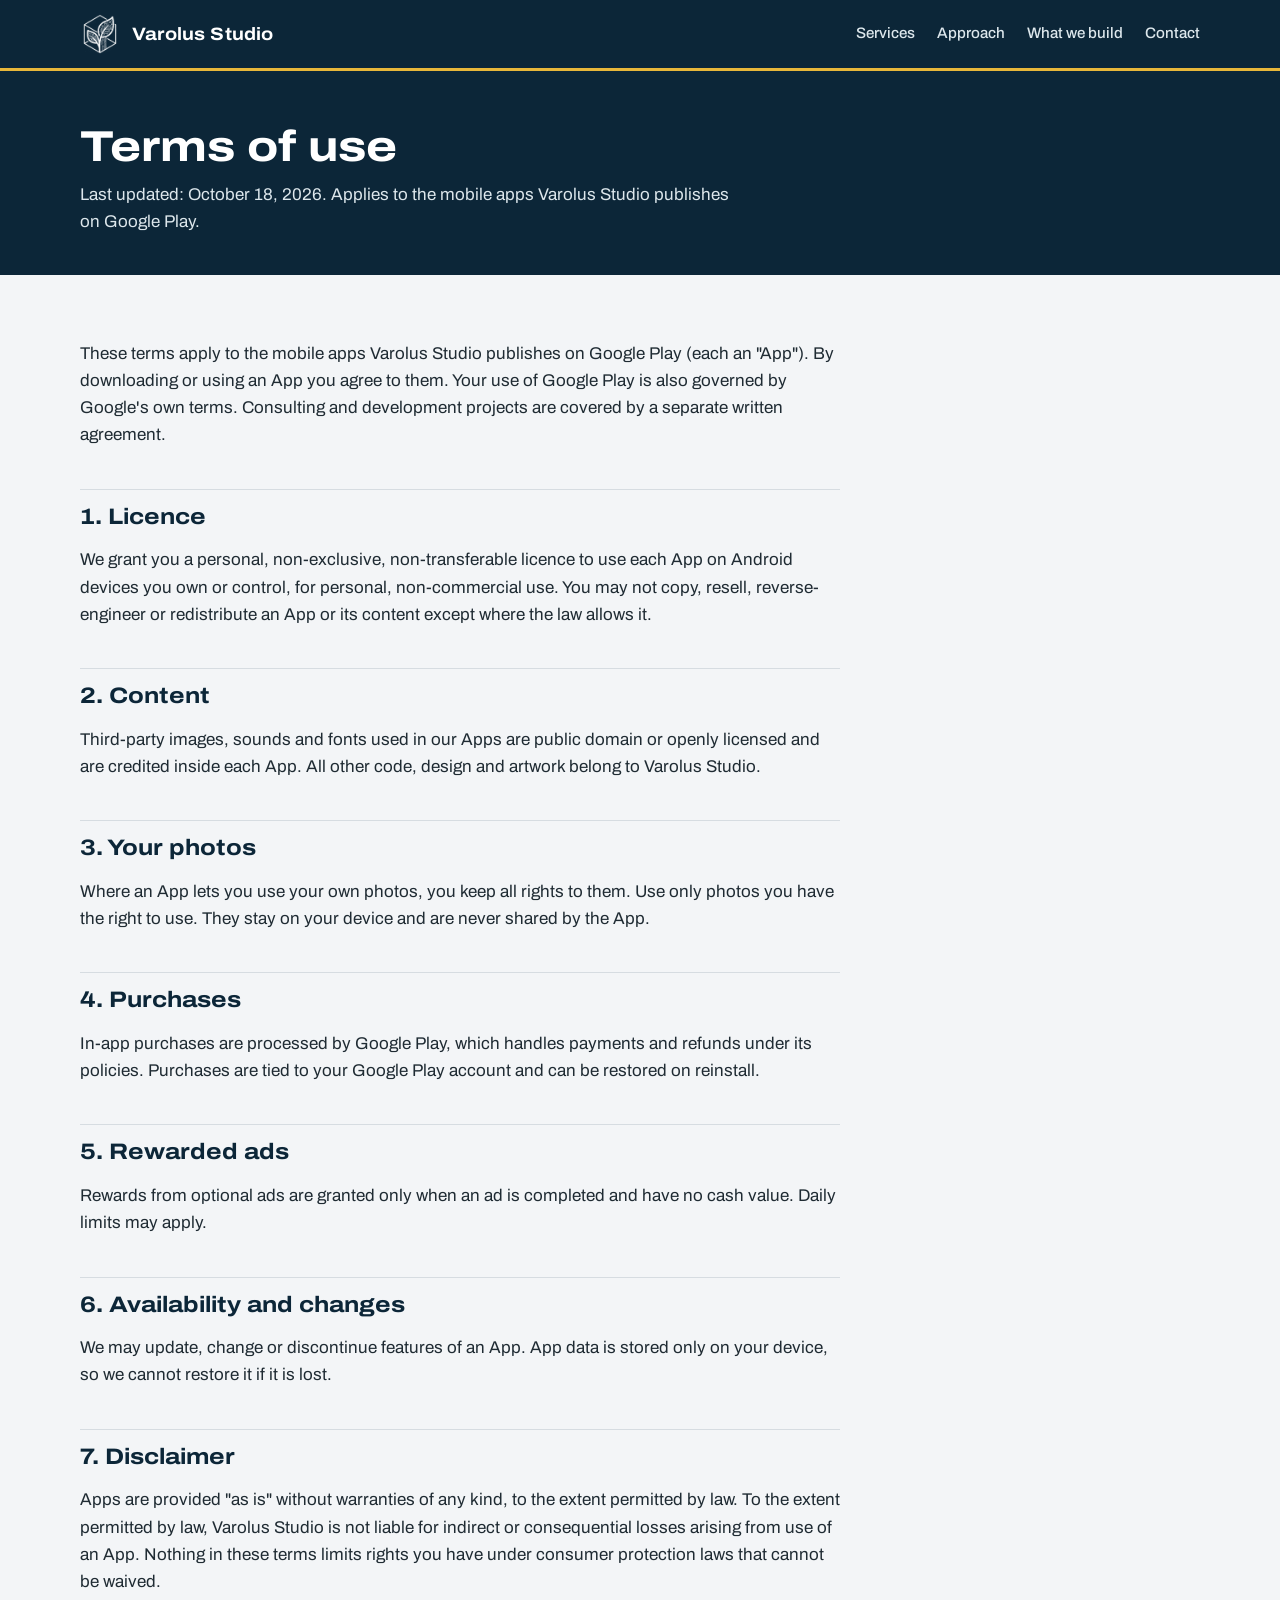
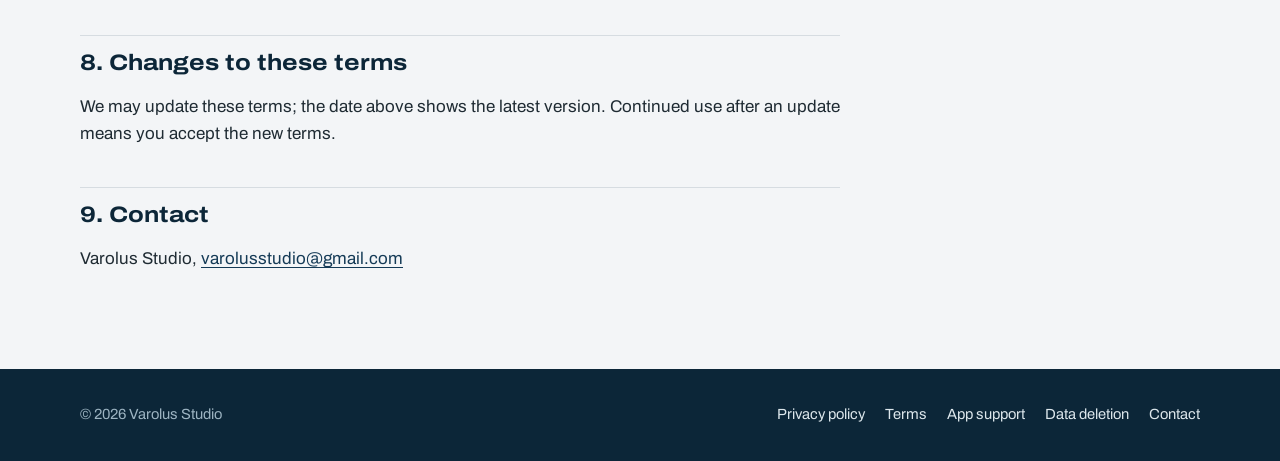
<file: terms.html>
<!doctype html>
<html lang="en">
<head>
  <meta charset="utf-8">
  <meta name="viewport" content="width=device-width, initial-scale=1">
  <title>Terms of use · Varolus Studio</title>
  <meta name="description" content="Terms of use for mobile apps published by Varolus Studio.">
  <meta name="theme-color" content="#0C2638">
  <link rel="icon" href="assets/favicon-32.png" type="image/png" sizes="32x32">
  <link rel="stylesheet" href="styles.css">
</head>
<body>
<a class="skip" href="#main">Skip to content</a>
<header class="site-header">
  <div class="wrap">
    <a class="brand" href="index.html" aria-label="Varolus Studio home">
      <img src="assets/logo-mark-white.png" alt="" width="40" height="40"><span>Varolus Studio</span>
    </a>
    <nav class="site-nav" aria-label="Main">
      <a href="index.html#services">Services</a>
      <a href="index.html#approach">Approach</a>
      <a href="index.html#build">What we build</a>
      <a href="contact.html">Contact</a>
    </nav>
  </div>
</header>
<main id="main">
<section class="page-head"><div class="wrap"><h1>Terms of use</h1><p>Last updated: October 18, 2026. Applies to the mobile apps Varolus Studio publishes on Google Play.</p></div></section>
<section class="doc"><div class="wrap"><div>

<p>These terms apply to the mobile apps Varolus Studio publishes on Google Play (each an "App"). By downloading or using an App you agree to them. Your use of Google Play is also governed by Google's own terms. Consulting and development projects are covered by a separate written agreement.</p>

<h2>1. Licence</h2>
<p>We grant you a personal, non-exclusive, non-transferable licence to use each App on Android devices you own or control, for personal, non-commercial use. You may not copy, resell, reverse-engineer or redistribute an App or its content except where the law allows it.</p>

<h2>2. Content</h2>
<p>Third-party images, sounds and fonts used in our Apps are public domain or openly licensed and are credited inside each App. All other code, design and artwork belong to Varolus Studio.</p>

<h2>3. Your photos</h2>
<p>Where an App lets you use your own photos, you keep all rights to them. Use only photos you have the right to use. They stay on your device and are never shared by the App.</p>

<h2>4. Purchases</h2>
<p>In-app purchases are processed by Google Play, which handles payments and refunds under its policies. Purchases are tied to your Google Play account and can be restored on reinstall.</p>

<h2>5. Rewarded ads</h2>
<p>Rewards from optional ads are granted only when an ad is completed and have no cash value. Daily limits may apply.</p>

<h2>6. Availability and changes</h2>
<p>We may update, change or discontinue features of an App. App data is stored only on your device, so we cannot restore it if it is lost.</p>

<h2>7. Disclaimer</h2>
<p>Apps are provided "as is" without warranties of any kind, to the extent permitted by law. To the extent permitted by law, Varolus Studio is not liable for indirect or consequential losses arising from use of an App. Nothing in these terms limits rights you have under consumer protection laws that cannot be waived.</p>

<h2>8. Changes to these terms</h2>
<p>We may update these terms; the date above shows the latest version. Continued use after an update means you accept the new terms.</p>

<h2>9. Contact</h2>
<p>Varolus Studio, <a href="mailto:varolusstudio@gmail.com">varolusstudio@gmail.com</a></p>

</div></div></section>
</main>
<footer class="site-footer">
  <div class="wrap">
    <span>© 2026 Varolus Studio</span>
    <nav aria-label="Legal">
      <a href="privacy.html">Privacy policy</a>
      <a href="terms.html" aria-current="page">Terms</a>
      <a href="support.html">App support</a>
      <a href="data-deletion.html">Data deletion</a>
      <a href="contact.html">Contact</a>
    </nav>
  </div>
</footer>
</body>
</html>
</file>
<file: styles.css>
/* Varolus Studio — site styles. Archivo (OFL 1.1) is self-hosted: no third-party requests. */
@font-face {
  font-family: "Archivo";
  src: url("assets/fonts/archivo-var.woff2") format("woff2");
  font-weight: 100 900;
  font-stretch: 62% 125%;
  font-display: swap;
}

:root {
  /* Palette built on the logo: petrol ink #143A56 + ivory paper #FCFBF6 */
  --navy: #143A56;        /* Petrol */
  --navy-deep: #0C2638;   /* Deep Petrol */
  --harbour: #2D6383;     /* links, secondary */
  --red: #13806A;         /* Circuit Green: primary accent / CTAs (name kept for compatibility) */
  --red-dark: #0E6655;    /* Circuit Green hover */
  --mint: #9FDCCB;        /* accent on dark */
  --gold: #E8B73A;        /* highlight: always dark text on it */
  --ivory: #FCFBF6;       /* logo paper */
  --paper: #F3F5F7;       /* Cloud */
  --white: #FFFFFF;
  --ink: #1F2B33;         /* Slate Text */
  --steel: #5A6872;       /* Muted */
  --rule: #D6DCE1;        /* Silver */
  --on-navy: #DDE7EC;
  --on-navy-muted: #9DB4C2;
  --measure: 66ch;
  --gutter: 20px;
  color-scheme: light;
}

* { box-sizing: border-box; }
html { -webkit-text-size-adjust: 100%; scroll-behavior: smooth; }
@media (prefers-reduced-motion: reduce) { html { scroll-behavior: auto; } }

body {
  margin: 0;
  background: var(--paper);
  color: var(--ink);
  font-family: "Archivo", system-ui, "Segoe UI", Roboto, Arial, sans-serif;
  font-stretch: 100%;
  font-size: 17px;
  line-height: 1.6;
}

a { color: var(--navy); text-underline-offset: 3px; }
a:hover { color: var(--red); }
:focus-visible { outline: 3px solid var(--red); outline-offset: 3px; border-radius: 2px; }
.site-header :focus-visible, .hero :focus-visible, .contact :focus-visible,
.page-head :focus-visible, .site-footer :focus-visible { outline-color: var(--gold); }

.wrap { max-width: 1160px; margin: 0 auto; padding: 0 var(--gutter); }
.skip { position: absolute; left: -999px; top: 8px; background: var(--white); padding: 8px 12px; z-index: 10; }
.skip:focus { left: 8px; }

/* ---------- Header ---------- */
.site-header {
  background: var(--navy-deep);
  border-bottom: 3px solid var(--gold);
}
.site-header .wrap {
  display: flex; align-items: center; justify-content: space-between;
  gap: 12px; flex-wrap: wrap; min-height: 68px;
}
.brand {
  display: flex; align-items: center; gap: 12px;
  color: var(--white); text-decoration: none;
}
.brand img { width: 40px; height: 40px; display: block; }
.brand span {
  font-stretch: 112%; font-weight: 700; font-size: 1.12rem; letter-spacing: 0.01em;
}
.brand:hover { color: var(--white); }
.site-nav { display: flex; gap: 22px; flex-wrap: wrap; }
.site-nav a {
  color: var(--on-navy); text-decoration: none; font-size: 0.95rem; font-weight: 500;
  padding: 6px 0; border-bottom: 2px solid transparent;
}
.site-nav a:hover, .site-nav a[aria-current="page"] { color: var(--white); border-bottom-color: var(--mint); }

/* ---------- Hero ---------- */
.hero {
  background: var(--navy-deep);
  color: var(--white);
  padding: 64px 0 72px;
  overflow: hidden;
}
.hero .wrap {
  display: grid; grid-template-columns: minmax(0, 1.05fr) minmax(0, 1fr);
  gap: 48px; align-items: center;
}
.hero h1 {
  font-stretch: 122%;
  font-weight: 760;
  font-size: clamp(2.2rem, 4.6vw, 3.6rem);
  line-height: 1.05;
  letter-spacing: -0.01em;
  margin: 0 0 22px;
}
.hero p.intro {
  color: var(--on-navy); font-size: 1.15rem; max-width: 34em; margin: 0 0 32px;
}
.actions { display: flex; gap: 14px; flex-wrap: wrap; }

.btn {
  display: inline-block; text-decoration: none; font-weight: 600; font-size: 1rem;
  padding: 13px 22px; border-radius: 3px; border: 2px solid transparent;
  transition: background-color .15s ease, color .15s ease, border-color .15s ease;
}
.btn-primary { background: var(--red); color: var(--white); }
.btn-primary:hover { background: var(--red-dark); color: var(--white); }
.btn-ghost { color: var(--white); border-color: rgba(221, 231, 236, .45); }
.btn-ghost:hover { border-color: var(--white); color: var(--white); }

.figure { margin: 0; }
.dash { width: 100%; height: auto; display: block; font-family: "Archivo", system-ui, sans-serif; }
.dash .frame { fill: #10304A; stroke: rgba(157, 180, 194, .28); stroke-width: 1.5; }
.dash .topbar { fill: var(--navy); }
.dash .dot { fill: rgba(221, 231, 236, .35); }
.dash .dot.red { fill: var(--gold); }
.dash .pill { fill: rgba(221, 231, 236, .16); }
.dash .tile { fill: #163F5C; stroke: rgba(157, 180, 194, .18); }
.dash .tl { fill: var(--on-navy-muted); font-size: 12px; }
.dash .tv { fill: var(--white); font-size: 26px; font-weight: 700; font-stretch: 112%; }
.dash .grid line, .dash .axis { stroke: rgba(157, 180, 194, .16); stroke-width: 1; }
.dash .area { fill: rgba(45, 99, 131, .30); }
.dash .series { fill: none; stroke: #5E93B3; stroke-width: 2; stroke-linejoin: round; }
.dash .bar { fill: var(--harbour); }
.dash .bar.hot { fill: var(--gold); }
.dash .pulse { fill: var(--gold); stroke: rgba(232, 183, 58, .35); stroke-width: 8; }
.dash .trace {
  fill: none; stroke: var(--mint); stroke-width: 3; stroke-linecap: round;
  stroke-dasharray: 1; stroke-dashoffset: 1;
  animation: draw 2.4s cubic-bezier(.45, 0, .2, 1) .35s forwards;
}
@keyframes draw { to { stroke-dashoffset: 0; } }
@media (prefers-reduced-motion: reduce) {
  .dash .trace { animation: none; stroke-dashoffset: 0; }
}

/* ---------- Sections ---------- */
section.band { padding: 80px 0; }
section.band.white { background: var(--white); }
.section-head { max-width: var(--measure); margin-bottom: 44px; }
h2 {
  font-stretch: 115%; font-weight: 720; font-size: clamp(1.7rem, 3vw, 2.3rem);
  line-height: 1.15; margin: 0 0 12px; color: var(--navy-deep);
}
h3 { font-stretch: 108%; font-weight: 700; font-size: 1.25rem; line-height: 1.3; margin: 0 0 10px; color: var(--navy-deep); }
.lede { color: var(--steel); font-size: 1.1rem; margin: 0; }

/* Services: three columns */
.services {
  display: grid; grid-template-columns: repeat(3, minmax(0, 1fr));
  border-top: 2px solid var(--navy);
}
.service {
  padding: 30px 28px 8px 0;
}
.service + .service { padding-left: 28px; border-left: 1px solid var(--rule); }
.service .glyph { width: 46px; height: 46px; margin-bottom: 18px; display: block; }
.service p { color: var(--steel); margin: 0 0 18px; }
.service ul { list-style: none; margin: 0; padding: 0; border-top: 1px solid var(--rule); }
.service li {
  padding: 10px 0 10px 18px; border-bottom: 1px solid var(--rule);
  position: relative; font-size: 0.97rem;
}
.service li::before {
  content: ""; position: absolute; left: 0; top: 1.05em;
  width: 8px; height: 2px; background: var(--red);
}

/* Process: a real sequence */
.process {
  list-style: none; margin: 0; padding: 0; counter-reset: step;
  display: grid; grid-template-columns: repeat(4, minmax(0, 1fr)); gap: 0;
}
.process li {
  counter-increment: step; padding: 0 24px 0 0; position: relative;
}
.process li::before {
  content: counter(step);
  display: flex; align-items: center; justify-content: center;
  width: 38px; height: 38px; border-radius: 50%;
  background: var(--navy); color: var(--white);
  font-weight: 700; font-stretch: 110%; margin-bottom: 18px;
  position: relative; z-index: 1;
}
.process li::after {
  content: ""; position: absolute; top: 19px; left: 38px; right: 0;
  height: 2px; background: var(--rule);
}
.process li:last-child::after { display: none; }
.process p { color: var(--steel); margin: 0; font-size: 0.97rem; }

/* Sectors */
.sectors {
  display: grid; grid-template-columns: repeat(4, minmax(0, 1fr)); gap: 0;
  border-top: 1px solid var(--rule); border-left: 1px solid var(--rule);
}
.sector { padding: 22px; border-right: 1px solid var(--rule); border-bottom: 1px solid var(--rule); background: var(--white); }
.sector strong { display: block; font-stretch: 108%; color: var(--navy-deep); margin-bottom: 4px; }
.sector span { color: var(--steel); font-size: 0.95rem; }

/* Contact band */
.contact {
  background: var(--navy);
  color: var(--white);
  padding: 72px 0;
  border-top: 4px solid var(--gold);
}
.contact .wrap { display: grid; grid-template-columns: minmax(0, 1.2fr) minmax(0, 1fr); gap: 40px; align-items: end; }
.contact h2 { color: var(--white); }
.contact p { color: var(--on-navy); margin: 0; max-width: 34em; }
.contact .mail {
  display: inline-block; color: var(--white); font-weight: 650; font-stretch: 110%;
  font-size: clamp(1.15rem, 2.2vw, 1.5rem); text-decoration: none;
  border-bottom: 2px solid var(--gold); padding-bottom: 4px; word-break: break-all;
}
.contact .mail:hover { color: var(--white); border-bottom-color: var(--white); }
.contact .small { color: var(--on-navy-muted); font-size: 0.92rem; margin-top: 12px; }

/* ---------- Document pages (privacy, terms, support) ---------- */
.page-head { background: var(--navy-deep); color: var(--white); padding: 52px 0 40px; }
.page-head h1 {
  font-stretch: 118%; font-weight: 740; font-size: clamp(1.9rem, 4vw, 2.7rem);
  line-height: 1.1; margin: 0 0 10px;
}
.page-head p { color: var(--on-navy); margin: 0; max-width: var(--measure); }
.doc { padding: 48px 0 80px; }
.doc .wrap > div { max-width: 760px; }
.doc h2 { font-size: 1.4rem; margin: 40px 0 10px; padding-top: 14px; border-top: 1px solid var(--rule); }
.doc h3 { font-size: 1.08rem; margin: 26px 0 6px; }
.doc p, .doc li { color: var(--ink); }
.doc ul { padding-left: 1.2em; }
.doc li { margin: 4px 0; }
.note {
  background: var(--white); border-left: 4px solid var(--red);
  padding: 16px 20px; margin: 22px 0;
}
.table-scroll { overflow-x: auto; }
table { border-collapse: collapse; width: 100%; font-size: 0.96rem; margin: 14px 0; background: var(--white); }
th, td { text-align: left; border: 1px solid var(--rule); padding: 10px 12px; vertical-align: top; }
th { background: var(--navy); color: var(--white); font-weight: 600; }

/* ---------- Footer ---------- */
.site-footer { background: var(--navy-deep); color: var(--on-navy-muted); font-size: 0.92rem; padding: 34px 0; }
.site-footer .wrap { display: flex; justify-content: space-between; gap: 16px; flex-wrap: wrap; }
.site-footer nav { display: flex; gap: 20px; flex-wrap: wrap; }
.site-footer a { color: var(--on-navy); text-decoration: none; }
.site-footer a:hover { color: var(--white); text-decoration: underline; }

/* ---------- Responsive ---------- */
@media (max-width: 960px) {
  .hero .wrap { grid-template-columns: 1fr; gap: 36px; }
  .services { grid-template-columns: 1fr; }
  .service, .service + .service { padding: 28px 0 8px; border-left: 0; }
  .service + .service { border-top: 1px solid var(--rule); }
  .process { grid-template-columns: repeat(2, minmax(0, 1fr)); row-gap: 32px; }
  .process li:nth-child(2)::after { display: none; }
  .sectors { grid-template-columns: repeat(2, minmax(0, 1fr)); }
  .contact .wrap { grid-template-columns: 1fr; align-items: start; }
}
@media (max-width: 560px) {
  body { font-size: 16px; }
  .hero { padding: 44px 0 52px; }
  section.band { padding: 60px 0; }
  .site-nav { gap: 16px; }
  .process { grid-template-columns: 1fr; }
  .process li::after { display: none; }
  .sectors { grid-template-columns: 1fr; }
}
</file>
